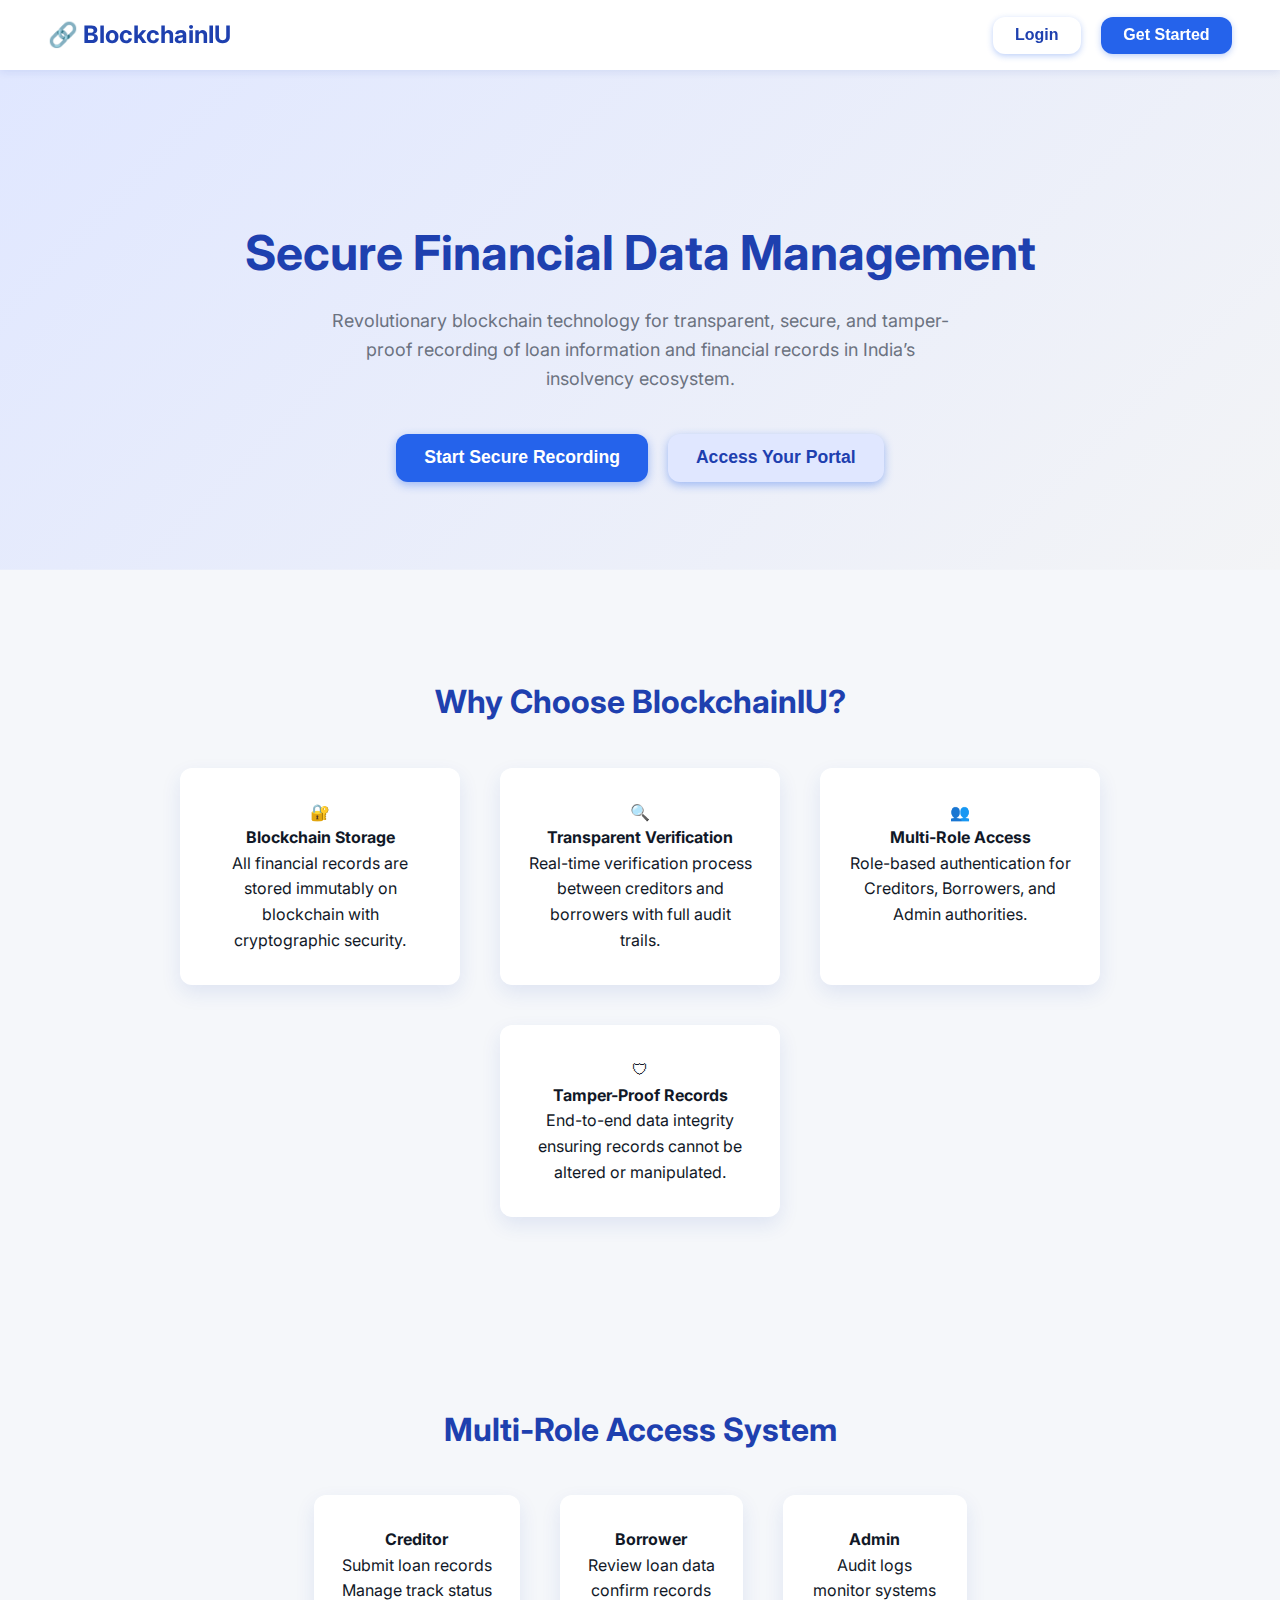
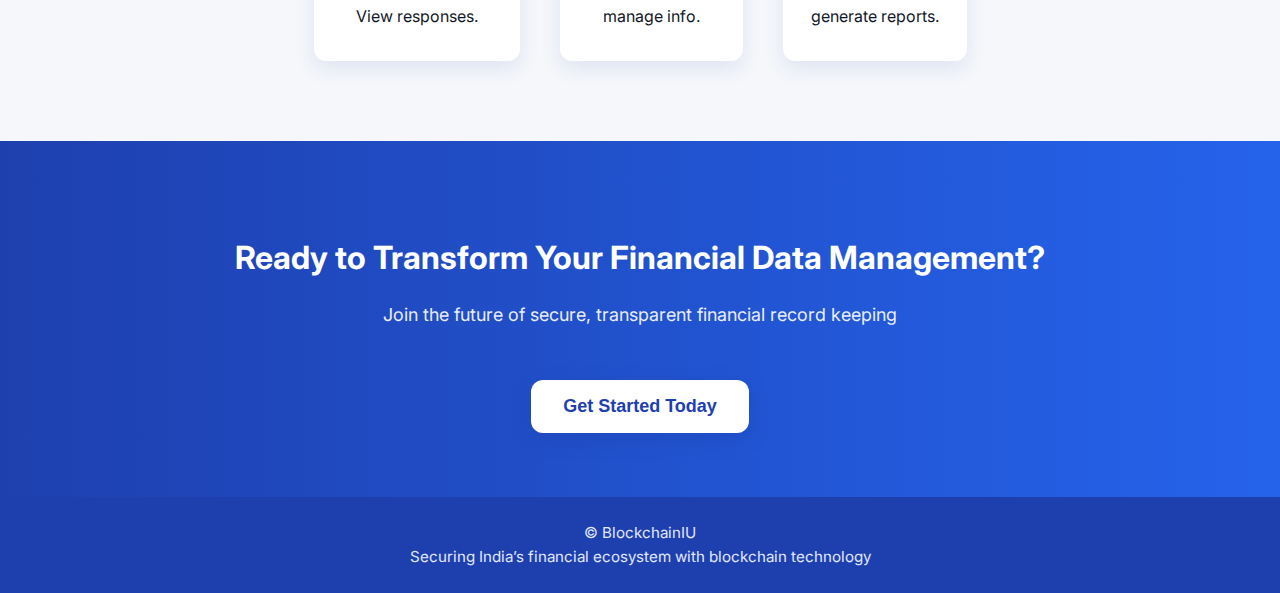
<file: index.html>
<!DOCTYPE html>
<html lang="en">
<head>
  <meta charset="UTF-8" />
  <meta name="viewport" content="width=device-width, initial-scale=1.0" />
  <title>BlockchainIU - Secure Financial Data Management</title>
  <link href="https://fonts.googleapis.com/css2?family=Inter:wght@400;600;700&display=swap" rel="stylesheet" />
  <link href="sample-css.css" rel="stylesheet" />
</head>
<body>
  <header>
    <div class="logo">🔗 BlockchainIU</div>
    <div class="nav-actions">
      <button class="login-btn" onclick="openModal('login')">Login</button>
      <button class="get-started-btn">Get Started</button>
    </div>
  </header>

  <section class="hero">
    <h1>Secure Financial Data Management</h1>
    <p>Revolutionary blockchain technology for transparent, secure, and tamper-proof recording of loan information and financial records in India’s insolvency ecosystem.</p>
    <div class="hero-buttons">
      <button class="start-recording-btn" onclick="openModal('recording')">Start Secure Recording</button>
      <button class="portal-btn">Access Your Portal</button>
    </div>
  </section>

  <section class="section">
    <h2>Why Choose BlockchainIU?</h2>
    <div class="features">
      <div class="feature">🔐<br/><strong >Blockchain Storage</strong></br>All financial records are stored immutably on blockchain with cryptographic security.</div>
      <div class="feature">🔍<br/><strong>Transparent Verification</strong></br>Real-time verification process between creditors and borrowers with full audit trails.</div>
      <div class="feature">👥<br/><strong>Multi-Role Access</strong></br>Role-based authentication for Creditors, Borrowers, and Admin authorities.</div>
      <div class="feature">🛡<br/><strong>Tamper-Proof Records</strong></br>End-to-end data integrity ensuring records cannot be altered or manipulated.</div>
    </div>
  </section>

  <section class="section">
    <h2>Multi-Role Access System</h2>
    <div class="roles">
      <div class="role"><strong>Creditor</strong><br/> Submit loan records<br> Manage track status</br> View responses.</div>
      <div class="role"><strong>Borrower</strong><br/>Review loan data</br> confirm records</br> manage info.</div>
      <div class="role"><strong>Admin</strong><br/>Audit logs </br>monitor systems</br> generate reports.</div>
    </div>
  </section>

  <section class="cta">
    <h2>Ready to Transform Your Financial Data Management?</h2>
    <p>Join the future of secure, transparent financial record keeping</p>
    <button>Get Started Today</button>
  </section>

  <footer>
    © BlockchainIU<br/>
    Securing India’s financial ecosystem with blockchain technology
  </footer>

  <div id="modalOverlay" class="modal-overlay">
    <div class="modal" id="loginModal">
      <h3>🔐 Secure Login</h3>
      <p>Access your BlockchainIU portal with your credentials</p>
      <input type="email" placeholder="your.email@company.com">
      <input type="password" placeholder="Enter your password">
      <select>
        <option>Choose your role</option>
        <option>Creditor</option>
        <option>Borrower</option>
        <option>Admin</option>
      </select>
      <div style="font-size: 0.85rem; margin-top: 0.5rem;">
        <strong>Demo Credentials:</strong><br/>
        Creditor: creditor@hdfc.com / demo123<br/>
        Borrower: borrower@reliance.com / demo123<br/>
        Admin: admin@iu.gov.in / demo123
      </div>
      <div class="modal-buttons">
        <button class="cancel-btn" onclick="closeModal()">Cancel</button>
        <button class="login-confirm">Login Securely</button>
      </div>
    </div>
    <div class="modal" id="recordingModal" style="display: none;">
      <h3>📝 Register for BlockchainIU</h3>
      <p>Create your secure account to access the blockchain information utility system</p>
    
      <div style="display: flex; gap: 0.5rem;">
        <input type="text" placeholder="First Name *" style="flex: 1;">
        <input type="text" placeholder="Last Name *" style="flex: 1;">
      </div>
    
      <input type="email" placeholder="Email Address *">
      <input type="tel" placeholder="Phone Number">
    
      <select>
        <option>Select your role *</option>
        <option>Creditor</option>
        <option>Borrower</option>
        <option>Admin</option>
      </select>
    
      <input type="text" placeholder="Organization Name *">
      <textarea placeholder="Organization Address" rows="3"></textarea>
      <input type="text" placeholder="Account/Registration Number">
      
      <select>
        <option>Select verification type</option>
        <option>Incorporation Certificate</option>
        <option>GST Registration</option>
        <option>Government License</option>
      </select>
    
      <div style="font-size: 0.85rem; background: #fff8dc; border: 1px solid #facc15; padding: 1rem; border-radius: 8px; margin-top: 1rem;">
        <strong>Important Notice:</strong><br/>
        All registrations are subject to verification. Only authorized financial institutions, corporate entities, and government authorities will be approved. Verification typically takes 24–48 hours.
      </div>
    
      <div class="modal-buttons" style="margin-top: 1rem;">
        <button class="cancel-btn" onclick="closeModal()">Cancel</button>
        <button class="login-confirm">Submit Application</button>
      </div>
    </div>
  </div>

  <script>
    function openModal(type) {
      const overlay = document.getElementById('modalOverlay');
      const loginModal = document.getElementById('loginModal');
      const recordingModal = document.getElementById('recordingModal');
  
      overlay.style.display = 'flex';
      if (type === 'recording') {
        loginModal.style.display = 'none';
        recordingModal.style.display = 'block';
      } else {
        recordingModal.style.display = 'none';
        loginModal.style.display = 'block';
      }
    }
  
    function closeModal() {
      document.getElementById('modalOverlay').style.display = 'none';
    }

    // Login logic
    document.querySelector('.login-confirm').addEventListener('click', () => {
      const email = document.querySelector('#loginModal input[type="email"]').value.trim();
      const password = document.querySelector('#loginModal input[type="password"]').value.trim();
      const roleSelect = document.querySelector('#loginModal select');
      const role = roleSelect.options[roleSelect.selectedIndex].text;

      const demoCredentials = {
        'Creditor': { email: 'creditor@hdfc.com', password: 'demo123', redirect: 'creditor-dashboard.html' },
        'Borrower': { email: 'borrower@reliance.com', password: 'demo123', redirect: 'borrower-dashboard.html' },
        'Admin': { email: 'admin@iu.gov.in', password: 'demo123', redirect: 'admin-dashboard.html' }
      };

      if (demoCredentials[role] && email === demoCredentials[role].email && password === demoCredentials[role].password) {
        // Save login state in localStorage
        localStorage.setItem('loggedInUser', JSON.stringify({ email, role }));
        window.location.href = demoCredentials[role].redirect;
      } else {
        alert('Invalid credentials or role. Please try again.');
      }
    });
  </script>
</body>
</html>
</file>
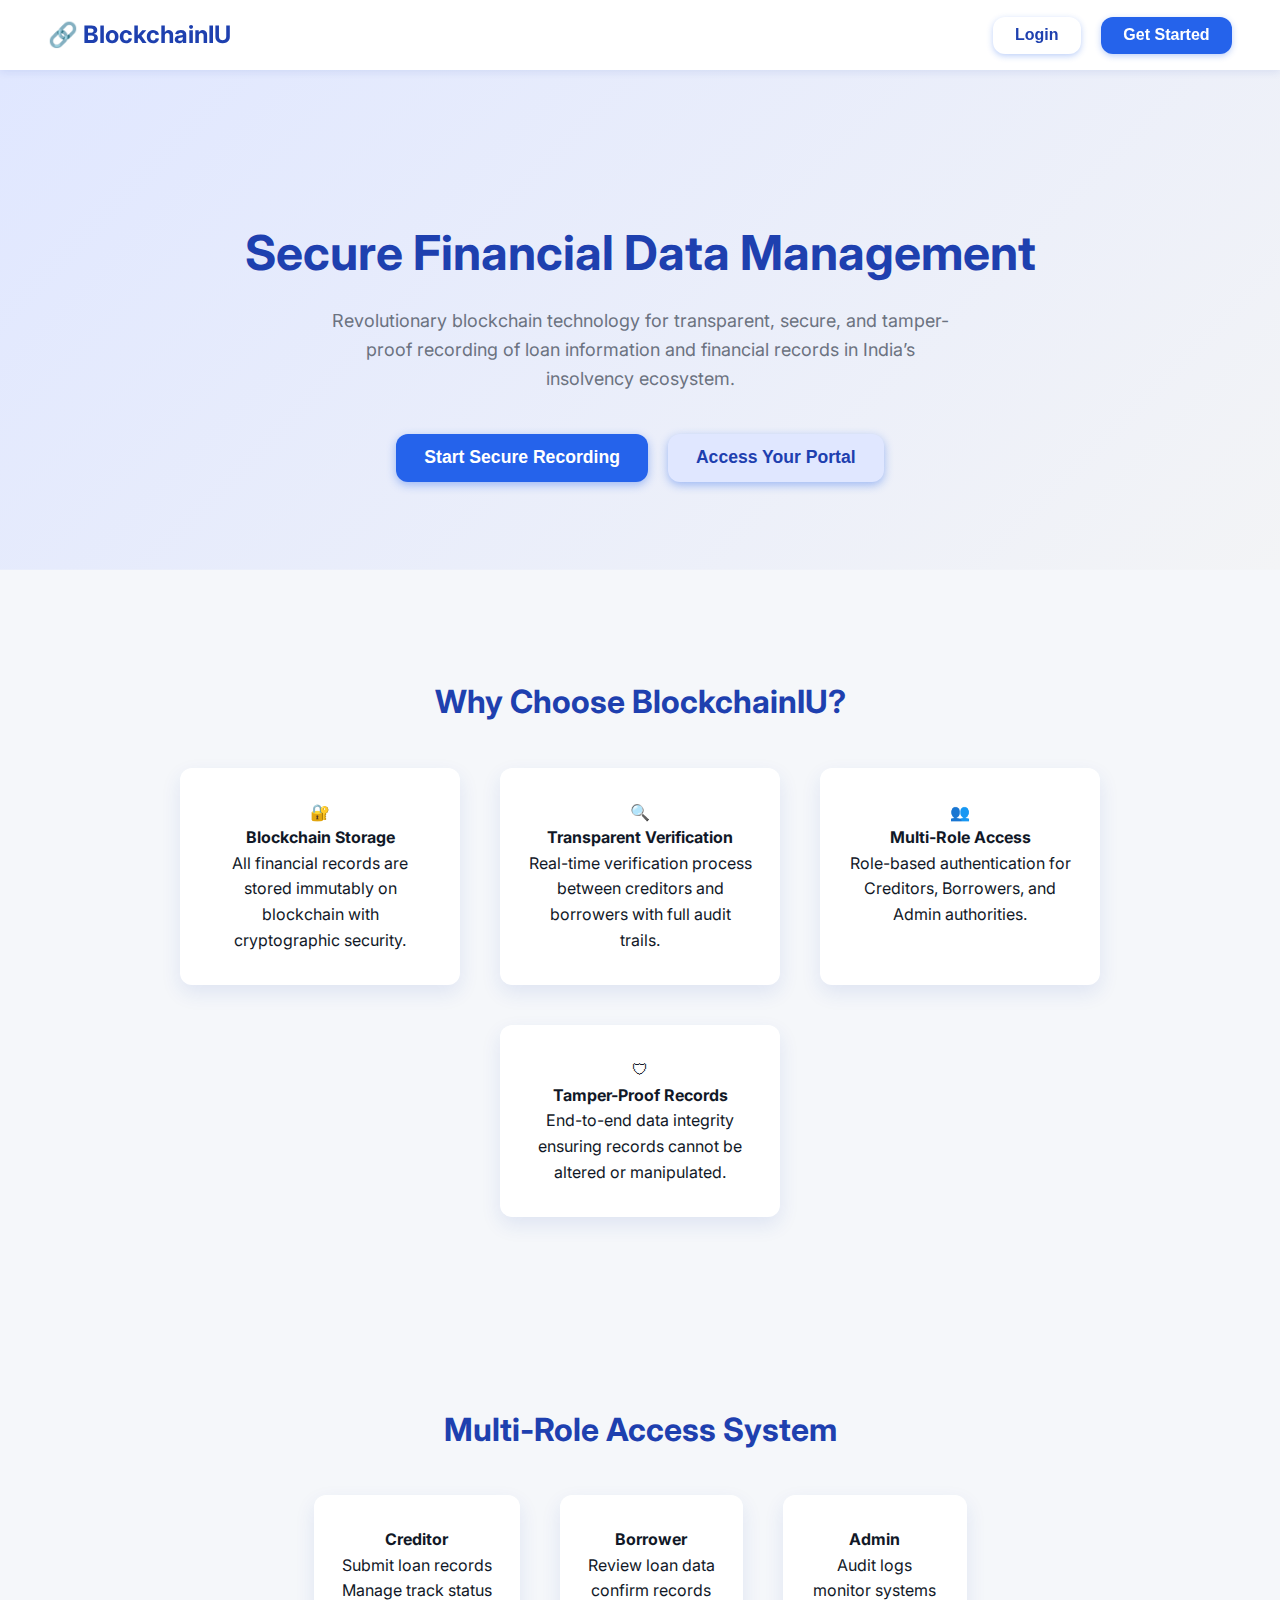
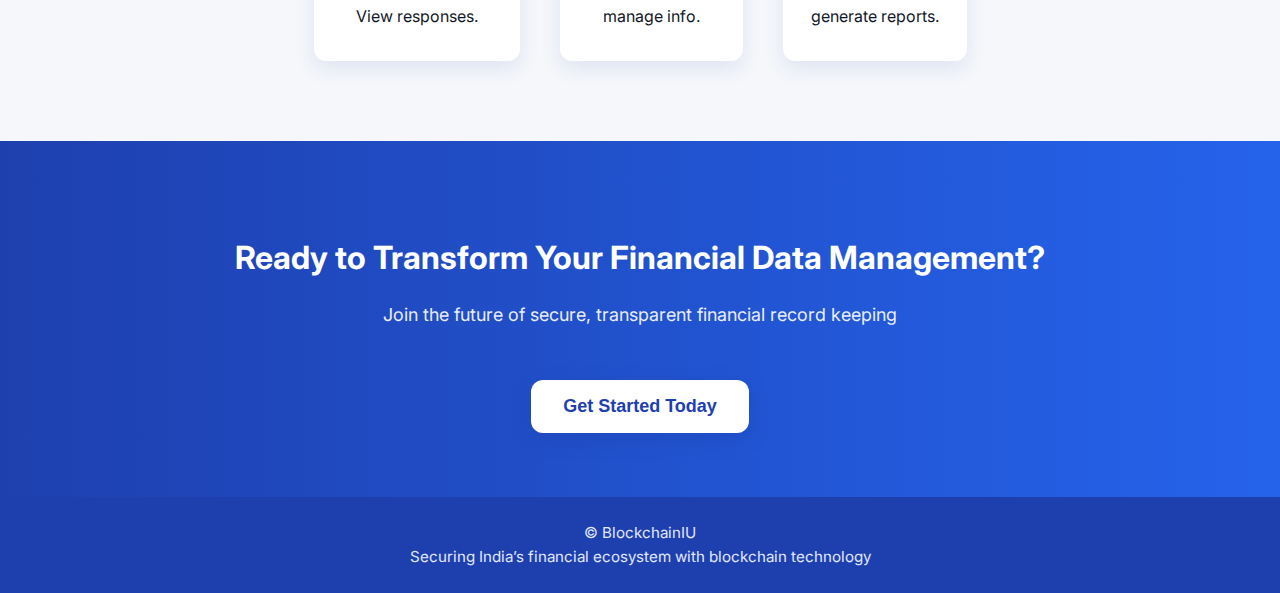
<file: admin-dashboard.html>
<!DOCTYPE html>
<html lang="en">
<head>
  <meta charset="UTF-8" />
  <meta name="viewport" content="width=device-width, initial-scale=1" />
  <title>Admin Dashboard - BlockchainIU</title>
  <link href="https://fonts.googleapis.com/css2?family=Inter:wght@400;600&display=swap" rel="stylesheet" />
  <style>
body {
  margin: 0;
  font-family: 'Inter', sans-serif;
  background-color: #f5f7fa;
  color: #111827;
  line-height: 1.6;
  font-size: 16px;
}

nav.navbar {
  background-color: #ffffff;
  box-shadow: 0 2px 8px rgba(30, 64, 175, 0.1);
  display: flex;
  justify-content: space-between;
  align-items: center;
  padding: 1rem 3rem;
  position: sticky;
  top: 0;
  z-index: 1000;
}

.logo {
  font-weight: 700;
  font-size: 1.5rem;
  color: #1e40af;
  display: flex;
  align-items: center;
  gap: 0.5rem;
  user-select: none;
}

.nav-links a {
  margin-left: 1rem;
  padding: 0.6rem 1.4rem;
  font-weight: 600;
  border-radius: 12px;
  font-size: 1rem;
  cursor: pointer;
  color: #1e40af;
  text-decoration: none;
  transition: background-color 0.3s ease, color 0.3s ease;
}

.nav-links a:hover {
  background-color: #2563eb;
  color: #fff;
  box-shadow: 0 4px 12px rgba(37, 99, 235, 0.5);
}

.container {
  max-width: 1200px;
  margin: 0 auto;
}

main.container {
  padding: 2rem 3rem;
}

h1, h2, h3 {
  font-weight: 700;
  color: #1e40af;
}

.overview-cards {
  display: grid;
  grid-template-columns: repeat(auto-fit, minmax(220px, 1fr));
  gap: 2rem;
  margin-bottom: 2.5rem;
}

.card {
  background-color: #fff;
  padding: 2rem 1.75rem;
  border-radius: 12px;
  box-shadow: 0 8px 20px rgba(30, 64, 175, 0.1);
  font-size: 1rem;
  text-align: center;
  transition: transform 0.3s ease;
}

.card:hover {
  transform: translateY(-6px);
  box-shadow: 0 12px 30px rgba(30, 64, 175, 0.2);
}

.card h3 {
  margin-top: 0;
  margin-bottom: 0.75rem;
  color: #1e40af;
}

.card-number {
  font-size: 2.25rem;
  font-weight: 700;
  margin: 0.25rem 0 0.75rem;
  color: #2563eb;
}

.dashboard-tabs {
  display: flex;
  gap: 1rem;
  margin-bottom: 2rem;
}

.dashboard-tabs .tab {
  padding: 0.75rem 1.5rem;
  border: none;
  background-color: #e0e7ff;
  border-radius: 12px;
  cursor: pointer;
  font-weight: 600;
  color: #1e40af;
  transition: background-color 0.3s ease, color 0.3s ease;
}

.dashboard-tabs .tab:hover {
  background-color: #c7d2fe;
}

.dashboard-tabs .tab.active {
  background-color: #2563eb;
  color: #fff;
  box-shadow: 0 6px 18px rgba(37, 99, 235, 0.5);
}

.dashboard-content > div {
  display: none;
}

.dashboard-content > div.active {
  display: block;
}

.recent-activity ul {
  list-style: none;
  padding-left: 0;
}

.recent-activity li {
  background-color: #fff;
  padding: 1rem 1.25rem;
  margin-bottom: 1rem;
  border-radius: 12px;
  box-shadow: 0 1px 4px rgba(0,0,0,0.1);
  transition: box-shadow 0.3s ease;
}

.recent-activity li:hover {
  box-shadow: 0 4px 12px rgba(30, 64, 175, 0.2);
}

.status {
  padding: 0.4rem 0.8rem;
  border-radius: 12px;
  font-size: 0.85rem;
  font-weight: 700;
  display: inline-block;
  margin-left: 0.5rem;
}

.status.pending {
  background-color: #fef3c7;
  color: #92400e;
}

.status.confirmed {
  background-color: #d1fae5;
  color: #065f46;
}

.status.rejected {
  background-color: #fee2e2;
  color: #991b1b;
}

.alert {
  padding: 1rem 1.25rem;
  border-radius: 12px;
  margin-bottom: 1rem;
  box-shadow: 0 1px 4px rgba(0,0,0,0.1);
}

.alert-warning {
  background-color: #fef3c7;
  color: #92400e;
}

.alert-success {
  background-color: #d1fae5;
  color: #065f46;
}

.alert-info {
  background-color: #dbeafe;
  color: #1e40af;
}

.all-records, .analytics, .reports {
  background-color: #fff;
  padding: 1.5rem;
  border-radius: 12px;
  box-shadow: 0 1px 4px rgba(0,0,0,0.1);
  min-height: 200px;
}
  </style>
</head>
<body>
  
  <nav class="navbar">
    <div class="container nav-container">
      <div class="logo"><strong>🔗 BlockchainIU</strong></div>
    
    <button id="logoutBtn" style="position: absolute; top: 1rem; right: 1rem; padding: 0.5rem 1rem; border: none; border-radius: 8px; background: #2563eb; color: white; cursor: pointer;">Logout</button>
      </div>
    </div>
  </nav>

  <main class="container dashboard-container">
    <h1>Admin Dashboard</h1>
    <p>Information Utility Authority - Monitor and audit blockchain records</p>

    <section class="overview-cards">
      <div class="card">
        <h3>Total Records</h3>
        <p class="card-number">5</p>
        <p>On blockchain</p>
      </div>
      <div class="card">
        <h3>Pending Review</h3>
        <p class="card-number">2</p>
        <p>Awaiting confirmation</p>
      </div>
      <div class="card">
        <h3>Verified Records</h3>
        <p class="card-number">2</p>
        <p>Successfully confirmed</p>
      </div>
      <div class="card">
        <h3>System Health</h3>
        <p class="card-number">99.9%</p>
        <p>Blockchain uptime</p>
      </div>
    </section>

    <section class="dashboard-tabs">
      <button class="tab active" data-tab="overview">Overview</button>
      <button class="tab" data-tab="all-records">All Records</button>
      <button class="tab" data-tab="analytics">Analytics</button>
      <button class="tab" data-tab="reports">Reports</button>
    </section>

    <section class="dashboard-content">
      <div id="overview" class="active">
        <div class="recent-activity">
          <h2>Recent Activity</h2>
          <ul>
            <li>
              <strong>HDFC Bank Ltd → Reliance Capital Ltd</strong><br />
              ₹500 Crore • 2024-01-15
              <span class="status pending">Pending Confirmation</span>
            </li>
            <li>
              <strong>HDFC Bank Ltd → Jet Airways India Ltd</strong><br />
              ₹250 Crore • 2024-01-10
              <span class="status confirmed">Confirmed</span>
            </li>
            <li>
              <strong>Axis Bank Ltd → Videocon Industries Ltd</strong><br />
              ₹800 Crore • 2024-01-08
              <span class="status rejected">Rejected</span>
            </li>
            <li>
              <strong>State Bank of India → Reliance Capital Ltd</strong><br />
              ₹250 Crore • 2024-01-18
              <span class="status pending">Pending Confirmation</span>
            </li>
            <li>
              <strong>ICICI Bank Ltd → Reliance Capital Ltd</strong><br />
              ₹180 Crore • 2024-01-11
              <span class="status confirmed">Confirmed</span>
            </li>
          </ul>
        </div>

        <div class="system-alerts">
          <h2>System Alerts</h2>
          <div class="alert alert-warning">
            <strong>High Volume Alert</strong><br />
            15 records pending review
          </div>
          <div class="alert alert-success">
            <strong>Security Status: Normal</strong><br />
            All systems operational
          </div>
          <div class="alert alert-info">
            <strong>Monthly Growth</strong><br />
            25% increase in submissions
          </div>
        </div>
      </div>

      <div id="all-records" class="all-records" style="background: white; border-radius: 12px; padding: 1.5rem; box-shadow: 0 1px 4px rgba(0,0,0,0.1);">
        <h2>Blockchain Records Audit</h2>
        <p>Search and filter all loan records on the blockchain</p>
        <div style="display: flex; gap: 1rem; flex-wrap: wrap; margin-bottom: 1rem;">
          <input type="text" placeholder="Search by creditor, borrower, or transaction ID..." style="flex: 1; padding: 0.5rem 1rem; border-radius: 8px; border: 1px solid #ccc; font-size: 0.95rem;" />
          <select style="padding: 0.5rem 1rem; border-radius: 8px; border: 1px solid #ccc; font-size: 0.95rem;">
            <option>All Status</option>
            <option>Pending Confirmation</option>
            <option>Confirmed</option>
            <option>Rejected</option>
          </select>
          <select style="padding: 0.5rem 1rem; border-radius: 8px; border: 1px solid #ccc; font-size: 0.95rem;">
            <option>Last 30 days</option>
            <option>Last 60 days</option>
            <option>Last 90 days</option>
          </select>
          <button style="padding: 0.5rem 1rem; border-radius: 8px; border: none; background: #2563eb; color: white; font-weight: 600; cursor: pointer;">Export Data</button>
        </div>
      <div>
        <table style="width: 100%; border-collapse: collapse; font-size: 0.95rem;">
          <thead>
            <tr style="background-color: #e0e7ff; color: #1e40af; text-align: left;">
              <th style="padding: 0.75rem 1rem;">Creditor → Borrower</th>
              <th style="padding: 0.75rem 1rem;">Amount</th>
              <th style="padding: 0.75rem 1rem;">Submitted</th>
              <th style="padding: 0.75rem 1rem;">Type</th>
              <th style="padding: 0.75rem 1rem;">Blockchain Hash</th>
              <th style="padding: 0.75rem 1rem;">Status</th>
              <th style="padding: 0.75rem 1rem;">Action</th>
            </tr>
          </thead>
          <tbody>
            <tr style="border-bottom: 1px solid #e5e7eb;">
              <td style="padding: 0.75rem 1rem; font-weight: 700;">HDFC Bank Ltd → Reliance Capital Ltd<br/><small>Transaction ID: TXN001</small></td>
              <td style="padding: 0.75rem 1rem;">₹500 Crore</td>
              <td style="padding: 0.75rem 1rem;">2024-01-15</td>
              <td style="padding: 0.75rem 1rem;">Loan Record</td>
              <td style="padding: 0.75rem 1rem;"><a href="#">0x1a2b3c4d...</a></td>
              <td style="padding: 0.75rem 1rem;"><span style="background-color: #fef3c7; color: #92400e; padding: 0.3rem 0.6rem; border-radius: 12px; font-weight: 700;">Pending Confirmation</span></td>
              <td style="padding: 0.75rem 1rem;"><button class="view-details-btn">Audit Details</button></td>
            </tr>
            <tr style="border-bottom: 1px solid #e5e7eb;">
              <td style="padding: 0.75rem 1rem; font-weight: 700;">HDFC Bank Ltd → Jet Airways India Ltd<br/><small>Transaction ID: TXN002</small></td>
              <td style="padding: 0.75rem 1rem;">₹250 Crore</td>
              <td style="padding: 0.75rem 1rem;">2024-01-10</td>
              <td style="padding: 0.75rem 1rem;">Loan Record</td>
              <td style="padding: 0.75rem 1rem;"><a href="#">0x2b3c4d5e...</a></td>
              <td style="padding: 0.75rem 1rem;"><span style="background-color: #d1fae5; color: #065f46; padding: 0.3rem 0.6rem; border-radius: 12px; font-weight: 700;">Confirmed</span></td>
              <td style="padding: 0.75rem 1rem;"><button class="view-details-btn">Audit Details</button></td>
            </tr>
            <tr style="border-bottom: 1px solid #e5e7eb;">
              <td style="padding: 0.75rem 1rem; font-weight: 700;">Axis Bank Ltd → Videocon Industries Ltd<br/><small>Transaction ID: TXN003</small></td>
              <td style="padding: 0.75rem 1rem;">₹800 Crore</td>
              <td style="padding: 0.75rem 1rem;">2024-01-08</td>
              <td style="padding: 0.75rem 1rem;">Loan Record</td>
              <td style="padding: 0.75rem 1rem;"><a href="#">0x3c4d5e6f...</a></td>
              <td style="padding: 0.75rem 1rem;"><span style="background-color: #fee2e2; color: #991b1b; padding: 0.3rem 0.6rem; border-radius: 12px; font-weight: 700;">Rejected</span></td>
              <td style="padding: 0.75rem 1rem;"><button class="view-details-btn">Audit Details</button></td>
            </tr>
            <tr style="border-bottom: 1px solid #e5e7eb;">
              <td style="padding: 0.75rem 1rem; font-weight: 700;">State Bank of India → Reliance Capital Ltd<br/><small>Transaction ID: TXN004</small></td>
              <td style="padding: 0.75rem 1rem;">₹250 Crore</td>
              <td style="padding: 0.75rem 1rem;">2024-01-18</td>
              <td style="padding: 0.75rem 1rem;">Loan Record</td>
              <td style="padding: 0.75rem 1rem;"><a href="#">0x4d5e6f78...</a></td>
              <td style="padding: 0.75rem 1rem;"><span style="background-color: #fef3c7; color: #92400e; padding: 0.3rem 0.6rem; border-radius: 12px; font-weight: 700;">Pending Confirmation</span></td>
              <td style="padding: 0.75rem 1rem;"><button class="view-details-btn">Audit Details</button></td>
            </tr>
            <tr>
              <td style="padding: 0.75rem 1rem; font-weight: 700;">ICICI Bank Ltd → Reliance Capital Ltd<br/><small>Transaction ID: TXN005</small></td>
              <td style="padding: 0.75rem 1rem;">₹180 Crore</td>
              <td style="padding: 0.75rem 1rem;">2024-01-11</td>
              <td style="padding: 0.75rem 1rem;">Loan Record</td>
              <td style="padding: 0.75rem 1rem;"><a href="#">0x5e6f7890...</a></td>
              <td style="padding: 0.75rem 1rem;"><span style="background-color: #d1fae5; color: #065f46; padding: 0.3rem 0.6rem; border-radius: 12px; font-weight: 700;">Confirmed</span></td>
              <td style="padding: 0.75rem 1rem;"><button class="view-details-btn">Audit Details</button></td>
            </tr>
            <tr>
              <td style="padding: 0.75rem 1rem; font-weight: 700;">Axis Bank Ltd → Videocon Industries Ltd<br/><small>Transaction ID: TXN003</small></td>
              <td style="padding: 0.75rem 1rem;">₹800 Crore</td>
              <td style="padding: 0.75rem 1rem;">2024-01-08</td>
              <td style="padding: 0.75rem 1rem;">Loan Record</td>
              <td style="padding: 0.75rem 1rem;"><a href="#">0x3c4d5e6f...</a></td>
              <td style="padding: 0.75rem 1rem;"><span style="background-color: #d1fae5; color: #065f46; padding: 0.3rem 0.6rem; border-radius: 12px; font-weight: 700;">Rejected</span></td>
              <td style="padding: 0.75rem 1rem;"><button class="view-details-btn">Audit Details</button></td>
            </tr>
            <tr>
              <td style="padding: 0.75rem 1rem; font-weight: 700;">State Bank of India → Reliance Capital Ltd<br/><small>Transaction ID: TXN004</small></td>
              <td style="padding: 0.75rem 1rem;">₹250 Crore</td>
              <td style="padding: 0.75rem 1rem;">2024-01-08</td>
              <td style="padding: 0.75rem 1rem;">Loan Record</td>
              <td style="padding: 0.75rem 1rem;"><a href="#">0x4d5e6f78...</a></td>
              <td style="padding: 0.75rem 1rem;"><span style="background-color: #d1fae5; color: #065f46; padding: 0.3rem 0.6rem; border-radius: 12px; font-weight: 700;">Pending Confirmation</span></td>
              <td style="padding: 0.75rem 1rem;"><button class="view-details-btn">Audit Details</button></td>
            </tr>
            <tr>
              <td style="padding: 0.75rem 1rem; font-weight: 700;">ICICI Bank Ltd → Reliance Capital Ltd<br/><small>Transaction ID: TXN005</small></td>
              <td style="padding: 0.75rem 1rem;">₹180 Crore</td>
              <td style="padding: 0.75rem 1rem;">2024-01-11</td>
              <td style="padding: 0.75rem 1rem;">Loan Record</td>
              <td style="padding: 0.75rem 1rem;"><a href="#">0x5e6f7890...</a></td>
              <td style="padding: 0.75rem 1rem;"><span style="background-color: #d1fae5; color: #065f46; padding: 0.3rem 0.6rem; border-radius: 12px; font-weight: 700;">Confirmed</span></td>
              <td style="padding: 0.75rem 1rem;"><button class="view-details-btn">Audit Details</button></td>
            </tr>

          </tbody>
        </table>
      </div>
      </div>
      <div id="analytics" class="analytics">
        <div style="display: flex; gap: 1rem; flex-wrap: wrap;">
          <div style="flex: 1; min-width: 300px;">
            <h2>Transaction Volume</h2>
            <p>Monthly transaction trends</p>
            <div style="background: #fff; border: 2px dashed #ccc; border-radius: 12px; height: 200px; display: flex; align-items: center; justify-content: center; color: #999; font-weight: 600;">
              Analytics charts would be rendered here
            </div>
          </div>
          <div style="flex: 1; min-width: 300px;">
            <h2>Institution Performance</h2>
            <p>Creditor and borrower activity</p>
            <div style="background: #fff; border-radius: 12px; padding: 1rem; box-shadow: 0 1px 4px rgba(0,0,0,0.1);">
              <div style="display: flex; justify-content: space-between; margin-bottom: 0.5rem;">
                <span>HDFC Bank Ltd</span>
                <span style="background: #28a745; color: white; border-radius: 12px; padding: 0 8px; font-size: 0.85rem;">Active</span>
              </div>
              <div style="display: flex; justify-content: space-between; margin-bottom: 0.5rem;">
                <span>State Bank of India</span>
                <span style="background: #28a745; color: white; border-radius: 12px; padding: 0 8px; font-size: 0.85rem;">Active</span>
              </div>
              <div style="display: flex; justify-content: space-between;">
                <span>Reliance Capital Ltd</span>
                <span style="background: #28a745; color: white; border-radius: 12px; padding: 0 8px; font-size: 0.85rem;">Responsive</span>
              </div>
            </div>
          </div>
        </div>
      </div>

      <div id="reports" class="reports">
        <h2>Generate Compliance Report</h2>
        <p>Create regulatory reports for authorities</p>
        <form>
          <label for="report-type">Report Type</label>
          <select id="report-type" name="report-type" style="width: 100%; padding: 0.5rem; border-radius: 8px; border: 1px solid #ccc; margin-bottom: 1rem;">
            <option>Monthly Summary</option>
            <option>Quarterly Summary</option>
            <option>Annual Summary</option>
          </select>
          <fieldset style="margin-bottom: 1rem;">
            <legend>Include Data</legend>
            <label><input type="checkbox" checked /> Verified Records</label><br />
            <label><input type="checkbox" checked /> Pending Records</label><br />
            <label><input type="checkbox" /> Rejected Records</label>
          </fieldset>
          <button type="submit" style="background: #2563eb; color: white; padding: 0.75rem 1.5rem; border: none; border-radius: 8px; font-weight: 600; cursor: pointer;">Generate Report</button>
        </form>
        <h2>System Health Report</h2>
        <p>Blockchain and system performance metrics</p>
        <div style="background: #fff; border-radius: 12px; padding: 1rem; box-shadow: 0 1px 4px rgba(0,0,0,0.1);">
          <div style="display: flex; justify-content: space-between; margin-bottom: 0.5rem;">
            <span>Blockchain Integrity</span>
            <span style="background: #28a745; color: white; border-radius: 12px; padding: 0 8px; font-size: 0.85rem;">100%</span>
          </div>
          <div style="display: flex; justify-content: space-between; margin-bottom: 0.5rem;">
            <span>Network Uptime</span>
            <span style="background: #28a745; color: white; border-radius: 12px; padding: 0 8px; font-size: 0.85rem;">99.9%</span>
          </div>
          <div style="display: flex; justify-content: space-between; margin-bottom: 0.5rem;">
            <span>Transaction Success Rate</span>
            <span style="background: #28a745; color: white; border-radius: 12px; padding: 0 8px; font-size: 0.85rem;">99.7%</span>
          </div>
          <div style="display: flex; justify-content: space-between;">
            <span>Average Response Time</span>
            <span style="background: #e2e6ea; border-radius: 12px; padding: 0 8px; font-size: 0.85rem;">2.3s</span>
          </div>
          <button id="downloadReportBtn" style="margin-top: 1rem; width: 100%; padding: 0.5rem; border-radius: 8px; border: none; background: #2563eb; color: white; cursor: pointer;">Download System Report</button>
        </div>
      </div>
    </section>
  </main>

  <script>
    const tabs = document.querySelectorAll('.dashboard-tabs .tab');
    const contents = document.querySelectorAll('.dashboard-content > div');

    tabs.forEach(tab => {
      tab.addEventListener('click', () => {
        tabs.forEach(t => t.classList.remove('active'));
        tab.classList.add('active');

        const target = tab.getAttribute('data-tab');
        contents.forEach(content => {
          if (content.id === target) {
            content.classList.add('active');
          } else {
            content.classList.remove('active');
          }
        });
      });
    });

    // Check login state and role
    const loggedInUser = JSON.parse(localStorage.getItem('loggedInUser'));
    if (!loggedInUser || loggedInUser.role !== 'Admin') {
      alert('Unauthorized access. Please login as Admin.');
      window.location.href = 'index.html';
    }

    // Logout button
    const logoutBtn = document.getElementById('logoutBtn');
    logoutBtn.addEventListener('click', () => {
      localStorage.removeItem('loggedInUser');
      window.location.href = 'index.html';
    });
  </script>
</body>
</html>
</file>
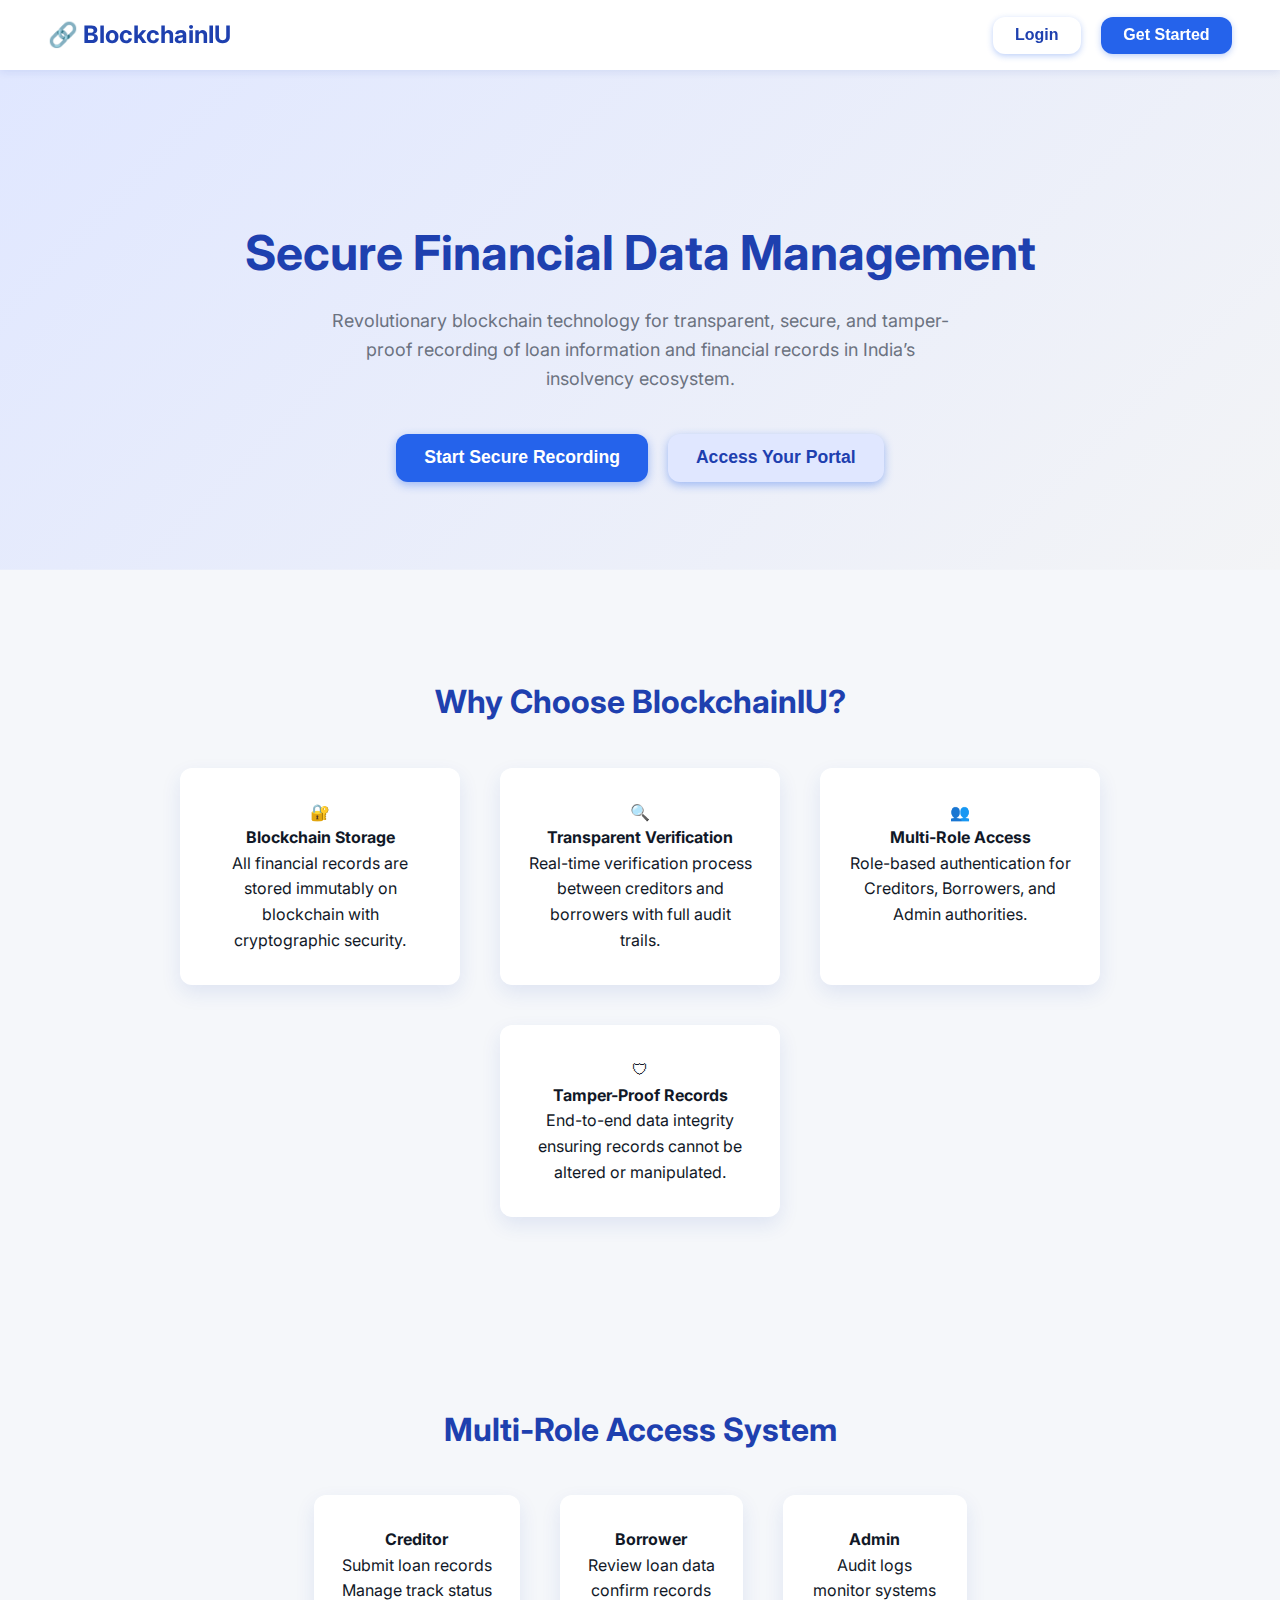
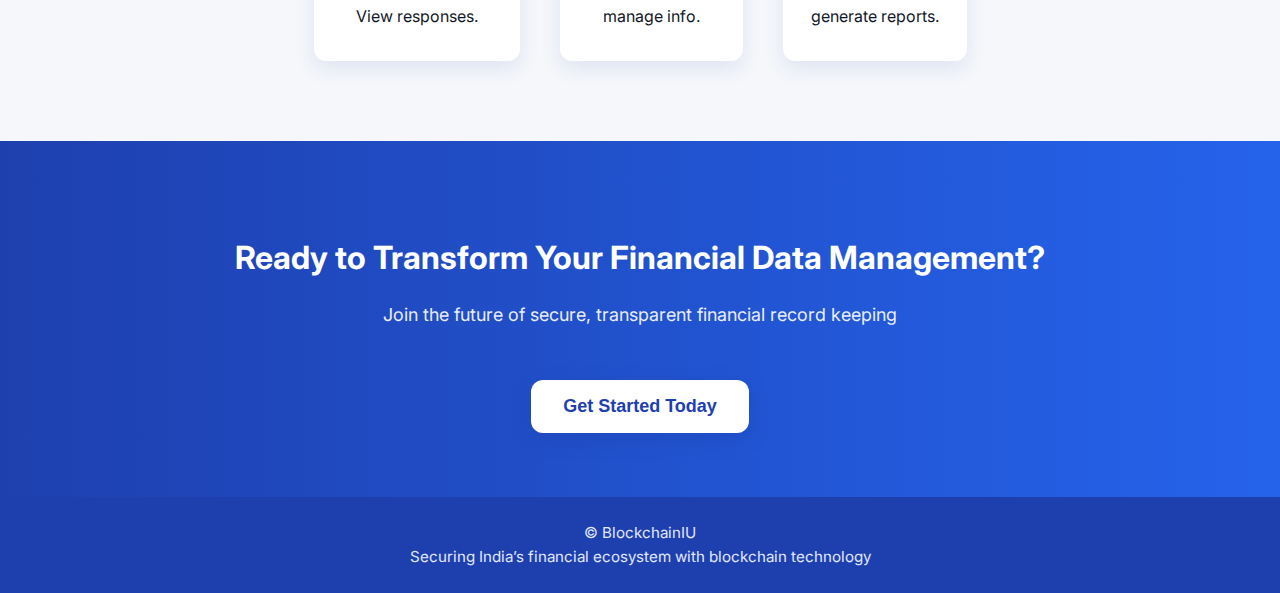
<file: borrower-dashboard.html>
<!DOCTYPE html>
<html lang="en">
<head>
  <meta charset="UTF-8" />
  <meta name="viewport" content="width=device-width, initial-scale=1" />
  <title>Borrower Dashboard - BlockchainIU</title>
  <link href="https://fonts.googleapis.com/css2?family=Inter:wght@400;600&display=swap" rel="stylesheet" />
  <style>
    body {
      margin: 0;
      font-family: 'Inter', sans-serif;
      background: #f9fafc;
      color: #1a1a1a;
      line-height: 1.6;
    }
    nav.navbar {
      background: #fff;
      display: flex;
      justify-content: space-between;
      align-items: center;
      padding: 1rem 2rem;
      border-bottom: 1px solid #e2e8f0;
      position: sticky;
      top: 0;
      z-index: 1000;
    }
    .logo {
      font-weight: 700;
      font-size: 1.3rem;
      display: flex;
      align-items: center;
      gap: 0.5rem;
    }
    .nav-links a {
      margin-left: 1rem;
      padding: 0.5rem 1.2rem;
      font-weight: 600;
      border: none;
      border-radius: 8px;
      font-size: 0.95rem;
      cursor: pointer;
      color: #1a1a1a;
      text-decoration: none;
      transition: background 0.2s ease;
    }
    .nav-links a:hover {
      background: #e2e8f0;
    }
    .container {
      max-width: 1200px;
      margin: 0 auto;
    }
    main.container {
      padding: 2rem;
    }
    h1, h2, h3 {
      font-weight: 700;
      color: #1a1a1a;
    }
    .overview-cards {
      display: grid;
      grid-template-columns: repeat(auto-fit, minmax(220px, 1fr));
      gap: 1.5rem;
      margin-bottom: 2rem;
    }
    .card {
      background: #fff;
      padding: 1.5rem 1.25rem;
      border-radius: 16px;
      box-shadow: 0 6px 16px rgba(0, 0, 0, 0.06);
      font-size: 0.95rem;
      text-align: center;
    }
    .card h3 {
      margin-top: 0;
      margin-bottom: 0.5rem;
    }
    .card-number {
      font-size: 2rem;
      font-weight: 700;
      margin: 0.25rem 0 0.5rem;
      color: #2563eb;
    }
    .status {
      padding: 5px 10px;
      border-radius: 12px;
      font-size: 12px;
      font-weight: bold;
      display: inline-block;
      margin-bottom: 10px;
    }
    .status.pending-review { background-color: #ffeeba; color: #856404; }
    .status.confirmed { background-color: #d4edda; color: #155724; }
    .status.rejected { background-color: #f8d7da; color: #721c24; }
    .dashboard-tabs {
      display: flex;
      gap: 10px;
      margin-bottom: 20px;
    }
    .dashboard-tabs .tab {
      padding: 10px 20px;
      border: none;
      background: #e2e6ea;
      border-radius: 8px;
      cursor: pointer;
      font-weight: 600;
      color: #1c62a0;
      transition: background 0.2s ease;
    }
    .dashboard-tabs .tab:hover {
      background: #d1d5db;
    }
    .dashboard-tabs .tab.active {
      background: #2563eb;
      color: white;
    }
    .loan-record {
      border: 1px solid #e2e6ea;
      border-radius: 12px;
      padding: 20px;
      margin-bottom: 20px;
      background: white;
      box-shadow: 0 1px 4px rgba(0,0,0,0.1);
    }
    .action-buttons {
      margin-top: 15px;
      display: flex;
      gap: 10px;
    }
    .btn {
      padding: 12px 20px;
      border: none;
      border-radius: 8px;
      font-weight: 600;
      cursor: pointer;
      color: white;
      transition: background 0.2s ease;
    }
    .btn-danger {
      background-color: #dc3545;
    }
    .btn-danger:hover {
      background-color: #b02a37;
    }
    .btn-success {
      background-color: #28a745;
    }
    .btn-success:hover {
      background-color: #1e7e34;
    }
  </style>
</head>
<body>
  <nav class="navbar">
    <div class="container nav-container">
      <div class="logo"><strong>🔗 BlockchainIU</strong></div>
    <button id="logoutBtn" style="position: absolute; top: 1rem; right: 1rem; padding: 0.5rem 1rem; border: none; border-radius: 8px; background: #2563eb; color: white; cursor: pointer;">Logout</button>
      </div>
  </nav>

  <main class="container dashboard-container">
    <h1>Borrower Dashboard</h1>
    <p>Reliance Capital Ltd - Review and manage submitted loan records</p>

    <section class="overview-cards">
      <div class="card">
        <h3>Pending Review</h3>
        <p class="card-number">2</p>
        <p>Requires your attention</p>
      </div>
      <div class="card">
        <h3>Confirmed</h3>
        <p class="card-number">2</p>
        <p>Successfully verified</p>
      </div>
      <div class="card">
        <h3>Rejected</h3>
        <p class="card-number">1</p>
        <p>Disputed records</p>
      </div>
      <div class="card">
        <h3>Total Exposure</h3>
        <p class="card-number">₹1.2K Cr</p>
        <p>Across all creditors</p>
      </div>
    </section>

  <style>
    .status {
      padding: 5px 10px;
      border-radius: 12px;
      font-size: 12px;
      font-weight: bold;
      display: inline-block;
      margin-bottom: 10px;
    }
    .status.pending-review { background-color: #ffeeba; color: #856404; }
    .status.confirmed { background-color: #d4edda; color: #155724; }
    .status.rejected { background-color: #f8d7da; color: #721c24; }
    .dashboard-tabs {
      display: flex;
      gap: 10px;
      margin-bottom: 20px;
    }
    .dashboard-tabs .tab {
      padding: 10px 20px;
      border: none;
      background: #e2e6ea;
      border-radius: 8px;
      cursor: pointer;
      font-weight: 600;
      color: #6c757d;
    }
    .dashboard-tabs .tab.active {
      background: #007bff;
      color: white;
    }
    .loan-record {
      border: 1px solid #e2e6ea;
      border-radius: 12px;
      padding: 20px;
      margin-bottom: 20px;
      background: white;
    }
    .action-buttons {
      margin-top: 15px;
      display: flex;
      gap: 10px;
    }
    .btn {
      padding: 12px 20px;
      border: none;
      border-radius: 8px;
      font-weight: 600;
      cursor: pointer;
      color: white;
    }
    .btn-danger {
      background-color: #dc3545;
    }
    .btn-success {
      background-color: #28a745;
    }
  </style>

  <section class="dashboard-tabs">
    <button class="tab active" data-tab="pending-review">Pending Review (2)</button>
    <button class="tab" data-tab="confirmed">Confirmed (2)</button>
    <button class="tab" data-tab="rejected">Rejected (1)</button>
  </section>

  <section class="dashboard-content">
    <!-- Pending Review Records -->
    <div class="loan-record" data-status="pending-review">
      <h2>HDFC Bank Ltd</h2>
      <p>Transaction ID: TXN004</p>
      <p>Submitted Date: 2024-01-15</p>
      <p>Review Deadline: 2024-01-29</p>
      <p>Loan Period: 2023-06-15 to 2025-06-15</p>
      <p>Current Status: Active</p>
      <span class="status pending-review">Review Required</span>
      <p>Asset Records: Prime commercial properties in Mumbai and Delhi, machinery worth ₹200 Cr</p>
      <p>Balance Sheet Summary: Total Assets: ₹1200 Cr, Liabilities: ₹800 Cr, Equity: ₹400 Cr</p>
      <p>Existing Liabilities: Term loan from SBI: ₹300 Cr, Working capital from ICICI: ₹150 Cr</p>
      <div class="action-buttons">
        <button class="btn btn-danger">Reject Record</button>
        <button class="btn btn-success">Confirm Record</button>
      </div>
    </div>

    <div class="loan-record" data-status="pending-review">
      <h2>State Bank of India</h2>
      <p>Transaction ID: TXN005</p>
      <p>Submitted Date: 2024-01-18</p>
      <p>Review Deadline: 2024-02-01</p>
      <p>Loan Period: 2023-09-01 to 2026-09-01</p>
      <p>Current Status: Restructured</p>
      <span class="status pending-review">Review Required</span>
      <p>Asset Records: Manufacturing units in Gujarat, inventory worth ₹100 Cr</p>
      <p>Balance Sheet Summary: Total Assets: ₹800 Cr, Liabilities: ₹600 Cr, Equity: ₹200 Cr</p>
      <p>Existing Liabilities: Housing loan from HDFC: ₹80 Cr, Equipment financing: ₹120 Cr</p>
      <div class="action-buttons">
        <button class="btn btn-danger">Reject Record</button>
        <button class="btn btn-success">Confirm Record</button>
      </div>
    </div>

    <!-- Confirmed Records -->
    <div class="confirmed-section" style="display:none;">
      <h3>Confirmed Loan Records</h3>
      <p>Records you have confirmed and verified</p>
      <div class="loan-item" data-status="confirmed">
        <div>
          <strong>HDFC Bank Ltd</strong><br/>
          Transaction ID: TXN002<br/>
          Amount <strong>₹300 Crore</strong><br/>
          Submitted <strong>2024-01-10</strong><br/>
          Confirmed <strong>2024-01-12</strong>
        </div>
        <div>
          <span class="status confirmed">Confirmed</span><br/>
          <button class="view-details-btn"style="background-color: #2563eb; color: white; border: none; padding: 0.4rem 0.9rem; border-radius: 12px; font-weight: 600; cursor: pointer; transition: background-color 0.3s ease;">View Details</button>
        </div>
      </div>
      <div class="loan-item" data-status="confirmed">
        <div>
          <strong>ICICI Bank Ltd</strong><br/>
          Transaction ID: TXN006<br/>
          Amount <strong>₹180 Crore</strong><br/>
          Submitted <strong>2024-01-11</strong><br/>
          Confirmed <strong>2024-01-14</strong>
        </div>
        <div>
          <span class="status confirmed">Confirmed</span><br/>
          <button class="view-details-btn"style="background-color: #2563eb; color: white; border: none; padding: 0.4rem 0.9rem; border-radius: 12px; font-weight: 600; cursor: pointer; transition: background-color 0.3s ease;">View Details</button>
        </div>
      </div>
    </div>

    <!-- Rejected Records -->
    <div class="rejected-section" style="display:none;">
      <h3>Rejected Loan Records</h3>
      <p>Records you have disputed or rejected</p>
      <div class="loan-item" data-status="rejected">
        <div>
          <strong>Axis Bank Ltd</strong><br/>
          Transaction ID: TXN003<br/>
          Amount <strong>₹400 Crore</strong><br/>
          Submitted <strong>2024-01-08</strong><br/>
          Rejected <strong>2024-01-11</strong>
        </div>
        <div>
          <span class="status rejected">Rejected</span><br/>
          <button class="view-details-btn"style="background-color: #2563eb; color: white; border: none; padding: 0.4rem 0.9rem; border-radius: 12px; font-weight: 600; cursor: pointer; transition: background-color 0.3s ease;">View Details</button>
        </div>
      </div>
      <div class="rejection-reason" style="background-color: #f8d7da; color: #721c24; border-radius: 8px; padding: 10px; margin-top: 10px; border: 1px solid #f5c6cb;">
        <strong>Rejection Reason:</strong> Incorrect loan amount reported. Actual disbursed amount was ₹350 Crore.
      </div>
    </div>
  </section>

  <script>
    // Tab switching logic
    const tabs = document.querySelectorAll('.dashboard-tabs .tab');
    const pendingRecords = document.querySelectorAll('.loan-record[data-status="pending-review"]');
    const confirmedSection = document.querySelector('.confirmed-section');
    const rejectedSection = document.querySelector('.rejected-section');

    tabs.forEach(tab => {
      tab.addEventListener('click', () => {
        tabs.forEach(t => t.classList.remove('active'));
        tab.classList.add('active');
        const selectedStatus = tab.getAttribute('data-tab');

        // Show/hide sections based on selected tab
        if (selectedStatus === 'pending-review') {
          pendingRecords.forEach(record => record.style.display = 'block');
          confirmedSection.style.display = 'none';
          rejectedSection.style.display = 'none';
        } else if (selectedStatus === 'confirmed') {
          pendingRecords.forEach(record => record.style.display = 'none');
          confirmedSection.style.display = 'block';
          rejectedSection.style.display = 'none';
        } else if (selectedStatus === 'rejected') {
          pendingRecords.forEach(record => record.style.display = 'none');
          confirmedSection.style.display = 'none';
          rejectedSection.style.display = 'block';
        }
      });
    });

    // Handle Confirm and Reject buttons in pending review records
    const dashboardContent = document.querySelector('.dashboard-content');
    dashboardContent.addEventListener('click', (event) => {
      if (event.target.classList.contains('btn-success') || event.target.classList.contains('btn-danger')) {
        const loanRecord = event.target.closest('.loan-record');
        if (!loanRecord) return;

        if (event.target.classList.contains('btn-success')) {
          // Confirm record: move to confirmed section
          loanRecord.style.display = 'none';
          confirmedSection.appendChild(createConfirmedRecord(loanRecord));
        } else if (event.target.classList.contains('btn-danger')) {
          // Reject record: move to rejected section
          loanRecord.style.display = 'none';
          rejectedSection.appendChild(createRejectedRecord(loanRecord));
        }

        // Update tab counts
        updateTabCounts();
      }
    });

    function createConfirmedRecord(pendingRecord) {
      const confirmedRecord = document.createElement('div');
      confirmedRecord.className = 'loan-item';
      confirmedRecord.setAttribute('data-status', 'confirmed');
      confirmedRecord.innerHTML = `
        <div>
          <strong>${pendingRecord.querySelector('h2').textContent}</strong><br/>
          Transaction ID: ${pendingRecord.querySelector('p:nth-of-type(1)').textContent.split(': ')[1]}<br/>
          Amount <strong>${pendingRecord.querySelector('p:nth-of-type(5)').textContent}</strong><br/>
          Submitted <strong>${pendingRecord.querySelector('p:nth-of-type(2)').textContent.split(': ')[1]}</strong><br/>
          Confirmed <strong>${new Date().toISOString().split('T')[0]}</strong>
        </div>
        <div>
          <span class="status confirmed">Confirmed</span><br/>
          <button class="view-details-btn">View Details</button>
        </div>
      `;
      return confirmedRecord;
    }

    function createRejectedRecord(pendingRecord) {
      const rejectedRecord = document.createElement('div');
      rejectedRecord.className = 'loan-item';
      rejectedRecord.setAttribute('data-status', 'rejected');
      rejectedRecord.innerHTML = `
        <div>
          <strong>${pendingRecord.querySelector('h2').textContent}</strong><br/>
          Transaction ID: ${pendingRecord.querySelector('p:nth-of-type(1)').textContent.split(': ')[1]}<br/>
          Amount <strong>${pendingRecord.querySelector('p:nth-of-type(5)').textContent}</strong><br/>
          Submitted <strong>${pendingRecord.querySelector('p:nth-of-type(2)').textContent.split(': ')[1]}</strong><br/>
          Rejected <strong>${new Date().toISOString().split('T')[0]}</strong>
        </div>
        <div>
          <span class="status rejected">Rejected</span><br/>
          <button class="view-details-btn">View Details</button>
        </div>
        <div class="rejection-reason" style="background-color: #f8d7da; color: #721c24; border-radius: 8px; padding: 10px; margin-top: 10px; border: 1px solid #f5c6cb;">
          <strong>Rejection Reason:</strong> Please provide a reason.
        </div>
      `;
      return rejectedRecord;
    }

    function updateTabCounts() {
      const pendingCount = document.querySelectorAll('.loan-record[data-status="pending-review"]').length;
      const confirmedCount = document.querySelectorAll('.loan-item[data-status="confirmed"]').length;
      const rejectedCount = document.querySelectorAll('.loan-item[data-status="rejected"]').length;

      tabs.forEach(tab => {
        const status = tab.getAttribute('data-tab');
        if (status === 'pending-review') {
          tab.textContent = `Pending Review (${pendingCount})`;
        } else if (status === 'confirmed') {
          tab.textContent = `Confirmed (${confirmedCount})`;
        } else if (status === 'rejected') {
          tab.textContent = `Rejected (${rejectedCount})`;
        }
      });
    }

    // Initialize tab counts on page load
    updateTabCounts();

    // Check login state and role
    const loggedInUser = JSON.parse(localStorage.getItem('loggedInUser'));
    if (!loggedInUser || loggedInUser.role !== 'Borrower') {
      alert('Unauthorized access. Please login as Borrower.');
      window.location.href = 'index.html';
    }

    // Logout button
    const logoutBtn = document.getElementById('logoutBtn');
    logoutBtn.addEventListener('click', () => {
      localStorage.removeItem('loggedInUser');
      window.location.href = 'index.html';
    });
  </script>
  </main>
</body>
</html>
</file>
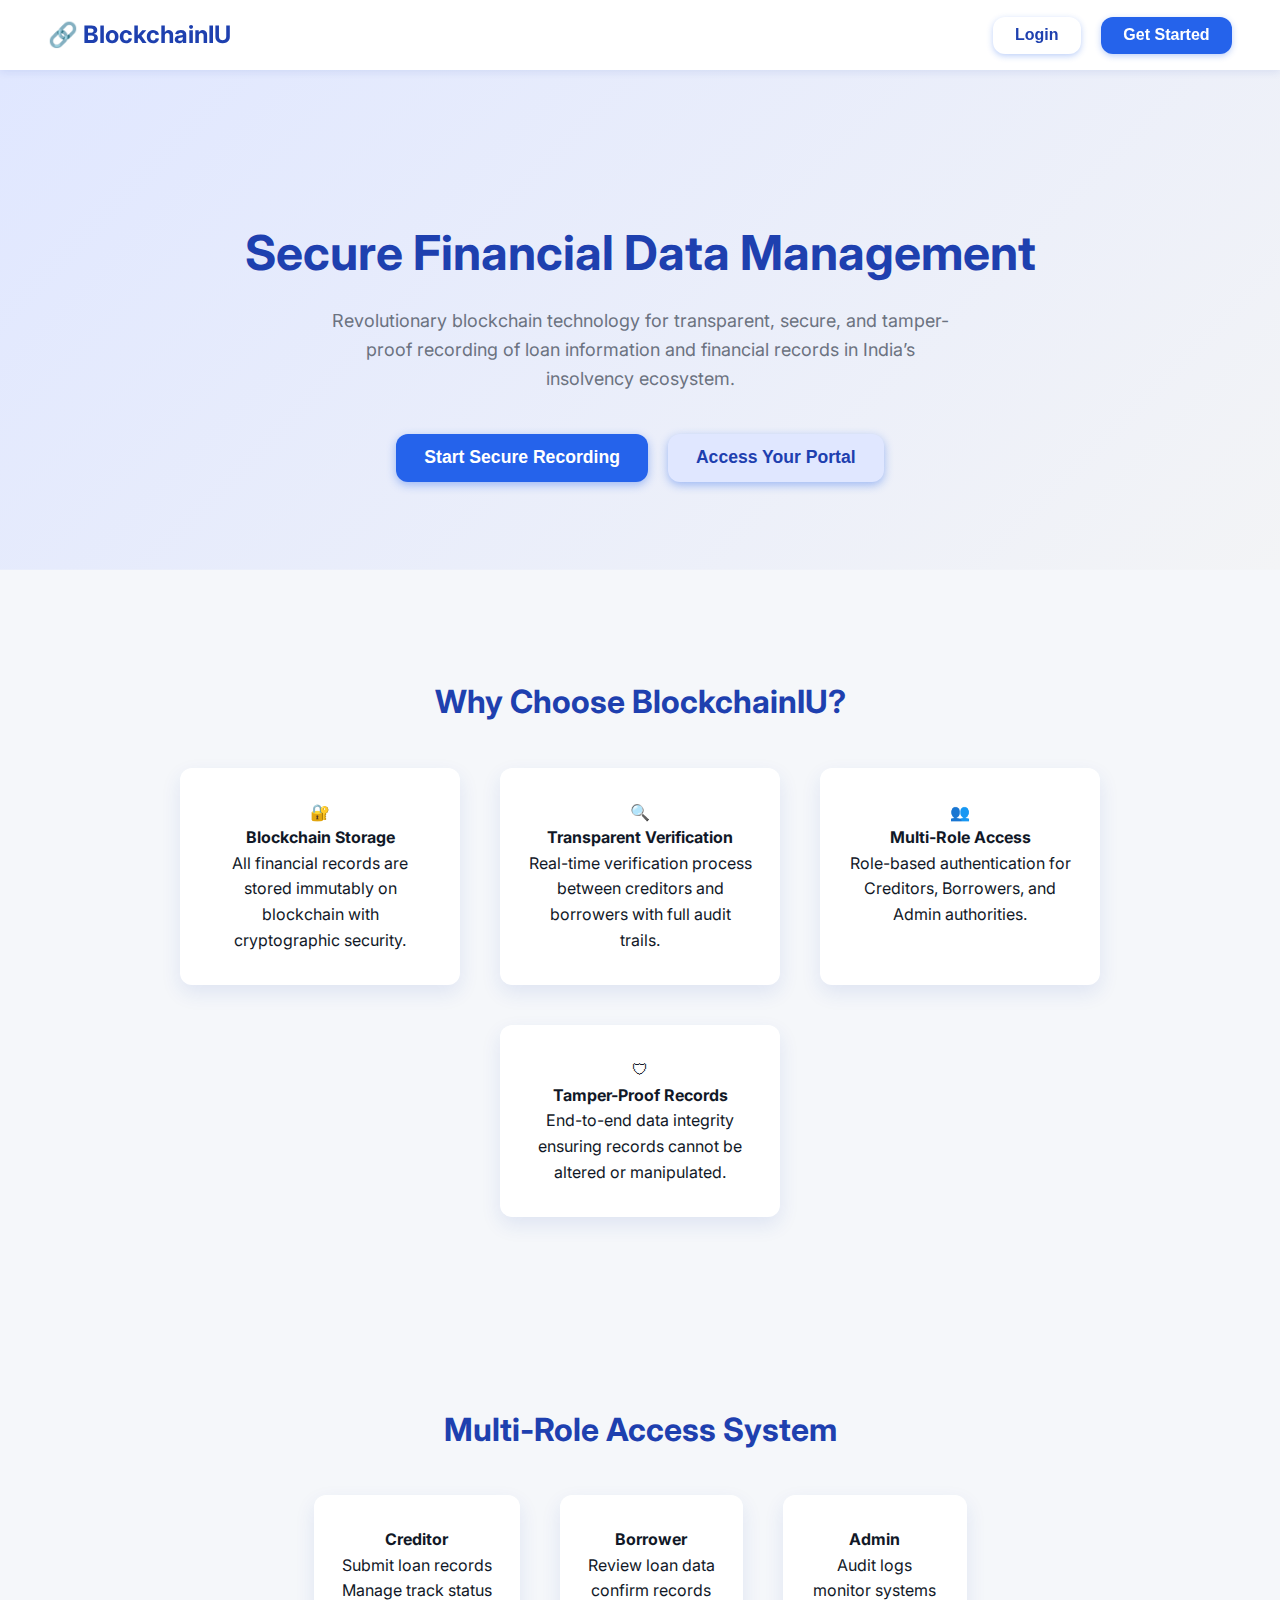
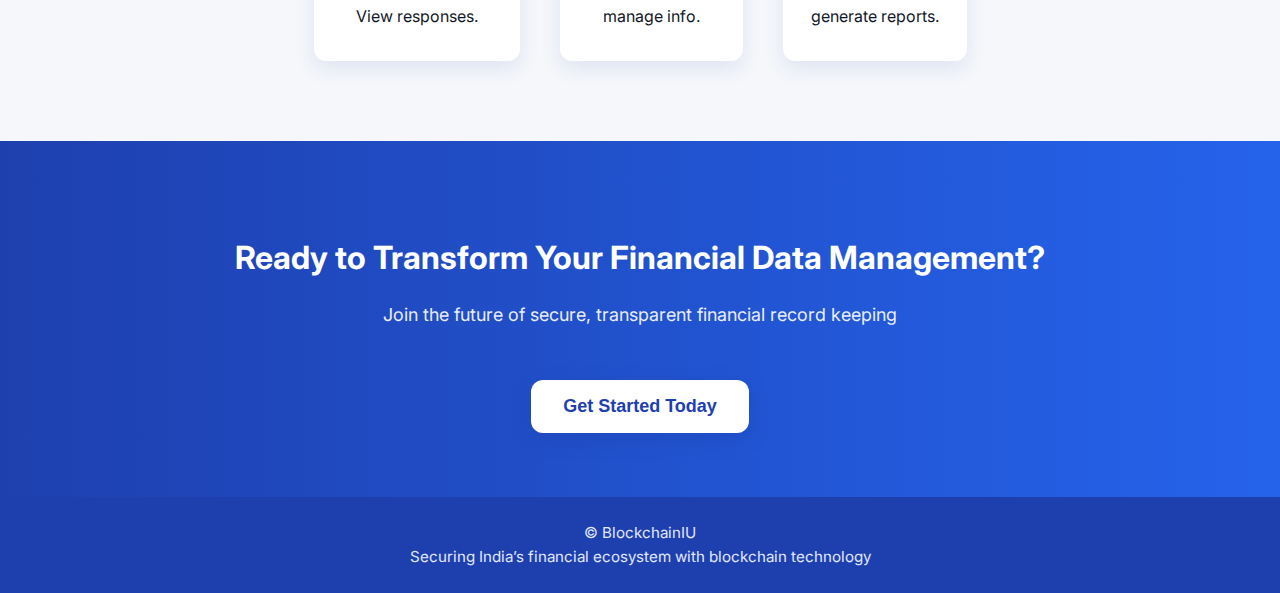
<file: creditor-dashboard.html>
<!DOCTYPE html>
<html lang="en">
<head>
  <meta charset="UTF-8" />
  <meta name="viewport" content="width=device-width, initial-scale=1.0"/>
  <title>Creditor Dashboard</title>
  <link rel="stylesheet" href="https://cdnjs.cloudflare.com/ajax/libs/font-awesome/6.0.0-beta3/css/all.min.css"/>
  <style>
body {
  margin: 0;
  font-family: 'Inter', sans-serif;
  background-color: #f5f7fa;
  color: #111827;
  line-height: 1.6;
  font-size: 16px;
}

header {
  background-color: #ffffff;
  box-shadow: 0 2px 8px rgba(30, 64, 175, 0.1);
  padding: 1rem 3rem;
  position: sticky;
  top: 0;
  z-index: 1000;
  display: flex;
  justify-content: space-between;
  align-items: center;
}

header h1 {
  font-weight: 700;
  font-size: 1.5rem;
  color: #1e40af;
  margin: 0;
}

header p {
  color: #6b7280;
  margin: 0;
  font-size: 1rem;
}

button#logoutBtn {
  padding: 0.5rem 1rem;
  border: none;
  border-radius: 12px;
  background-color: #2563eb;
  color: #fff;
  font-weight: 600;
  cursor: pointer;
  transition: background-color 0.3s ease;
}

button#logoutBtn:hover {
  background-color: #1e40af;
}

.dashboard {
  display: grid;
  grid-template-columns: repeat(auto-fit, minmax(250px, 1fr));
  gap: 2rem;
  padding: 2rem 3rem;
}

.card {
  background-color: #fff;
  border-radius: 12px;
  padding: 2rem 1.75rem;
  box-shadow: 0 8px 20px rgba(30, 64, 175, 0.1);
  font-size: 1rem;
  text-align: center;
  transition: transform 0.3s ease;
}

.card:hover {
  transform: translateY(-6px);
  box-shadow: 0 12px 30px rgba(30, 64, 175, 0.2);
}

.card h2 {
  margin: 0;
  margin-bottom: 0.75rem;
  color: #1e40af;
  font-weight: 700;
}

.card .value {
  font-size: 2.25rem;
  font-weight: 700;
  color: #2563eb;
}

.tabs {
  display: flex;
  justify-content: center;
  gap: 1rem;
  margin: 2rem 3rem 1rem;
}

.tabs button {
  padding: 0.75rem 1.5rem;
  border: none;
  background-color: #e0e7ff;
  border-radius: 12px;
  cursor: pointer;
  font-weight: 600;
  color: #1e40af;
  transition: background-color 0.3s ease, color 0.3s ease;
}

.tabs button:hover {
  background-color: #c7d2fe;
}

.tabs button.active {
  background-color: #2563eb;
  color: #fff;
  box-shadow: 0 6px 18px rgba(37, 99, 235, 0.5);
}

.section {
  display: none;
  padding: 2rem 3rem;
}

.section.active {
  display: block;
}

.panel {
  background-color: #fff;
  padding: 2rem;
  border-radius: 12px;
  box-shadow: 0 1px 4px rgba(0,0,0,0.1);
  margin-bottom: 2rem;
}

.loan-item {
  border: 1px solid #e5e7eb;
  border-radius: 12px;
  padding: 1rem 1.25rem;
  margin-bottom: 1rem;
  display: flex;
  justify-content: space-between;
  align-items: center;
}

.status {
  padding: 0.4rem 0.8rem;
  border-radius: 12px;
  font-size: 0.85rem;
  font-weight: 700;
  display: inline-block;
}

.status.pending {
  background-color: #fef3c7;
  color: #92400e;
}

.status.confirmed {
  background-color: #d1fae5;
  color: #065f46;
}

.status.rejected {
  background-color: #fee2e2;
  color: #991b1b;
}

.form-group {
  margin-bottom: 1.25rem;
}

input, select, textarea {
  width: 100%;
  padding: 0.75rem 1rem;
  border: 1px solid #cbd5e1;
  border-radius: 12px;
  font-size: 1rem;
  color: #111827;
  transition: border-color 0.3s ease;
}

input:focus, select:focus, textarea:focus {
  outline: none;
  border-color: #2563eb;
  box-shadow: 0 0 8px rgba(37, 99, 235, 0.5);
}

.form-buttons {
  display: flex;
  justify-content: flex-end;
  gap: 1rem;
  margin-top: 1.5rem;
}

.btn-draft {
  background-color: #e0e7ff;
  color: #1e40af;
  border: none;
  padding: 0.75rem 1.5rem;
  border-radius: 12px;
  font-weight: 600;
  cursor: pointer;
  transition: background-color 0.3s ease;
}

.btn-draft:hover {
  background-color: #c7d2fe;
}

.btn-submit {
  background-color: #2563eb;
  color: #fff;
  border: none;
  padding: 0.75rem 1.5rem;
  border-radius: 12px;
  font-weight: 600;
  cursor: pointer;
  transition: background-color 0.3s ease;
}

.btn-submit:hover {
  background-color: #1e40af;
}
  </style>
</head>
<body>
  <header>
    <h1>Creditor Dashboard</h1>
    <p>HDFC Bank Ltd - Manage loan records and track verification status</p>
    <button id="logoutBtn" style="position: absolute; top: 1rem; right: 1rem; padding: 0.5rem 1rem; border: none; border-radius: 8px; background: #2563eb; color: white; cursor: pointer;">Logout</button>
  </header>

  <div class="dashboard">
    <div class="card"><h2>Total Submissions</h2><div class="value">24</div></div>
    <div class="card"><h2>Pending Confirmation</h2><div class="value">5</div></div>
    <div class="card"><h2>Confirmed Records</h2><div class="value">18</div></div>
    <div class="card"><h2>Total Exposure</h2><div class="value">₹2.4K Cr</div></div>
  </div>

  <div class="tabs">
    <button class="active" onclick="switchTab('overview')">Overview</button>
    <button onclick="switchTab('smart')">Smart Contract</button>
    <button onclick="switchTab('records')">Submitted Records</button>
  </div>

  <!-- Overview Section -->
  <div id="overview" class="section active">
    <div class="panel">
      <h3>Recent Activity</h3>
      <div class="loan-item"><div>Reliance Capital Ltd<br/>₹500 Crore</div><div class="status pending">Pending</div></div>
      <div class="loan-item"><div>Jet Airways India Ltd<br/>₹250 Crore</div><div class="status confirmed">Confirmed</div></div>
      <div class="loan-item"><div>Videocon Industries Ltd<br/>₹800 Crore</div><div class="status rejected">Rejected</div></div>
    </div>
    <div class="panel">
      <h3>Pending Actions</h3>
      <div class="loan-item">Loan Expiring Soon<br/><small>Reliance Capital - Due in 3 days</small></div>
      <div class="loan-item">Monthly Report Ready<br/><small>December 2024 compliance report</small></div>
    </div>
  </div>

  <!-- Smart Contract Form Section -->
  <div id="smart" class="section">
    <div class="panel">
      <h3>+ Submit New Loan Record</h3>
      <p>Record new loan and financial data on the blockchain for borrower verification</p>
      <div class="form-group">
        <label>Borrower Name *</label>
        <input type="text" placeholder="e.g., Reliance Capital Ltd">
      </div>
      <div class="form-group">
        <label>Loan Amount *</label>
        <input type="text" placeholder="e.g., ₹500 Crore">
      </div>
      <div class="form-group">
        <label>Loan Start Date *</label>
        <input type="date">
      </div>
      <div class="form-group">
        <label>Maturity Date</label>
        <input type="date">
      </div>
      <div class="form-group">
        <label>Current Loan Status</label>
        <select>
          <option>Select loan status</option>
          <option>Active</option>
          <option>Defaulted</option>
        </select>
      </div>
      <div class="form-group">
        <label>Asset Records</label>
        <textarea placeholder="Describe assets, collateral, etc."></textarea>
      </div>
      <div class="form-group">
        <label>Balance Sheet Summary</label>
        <textarea placeholder="Total assets, liabilities, equity details..."></textarea>
      </div>
      <div class="form-group">
        <label>Existing Liabilities</label>
        <textarea placeholder="Other outstanding loans, obligations..."></textarea>
      </div>
      <div class="form-buttons">
        <button class="btn-draft">Save as Draft</button>
        <button class="btn-submit">Submit to Blockchain</button>
      </div>
    </div>
  </div>

  <!-- Submitted Records Section -->
  <div id="records" class="section">
    <div class="panel">
      <h3>Submitted Loan Records</h3>
      <p>Track status of all your submitted loan records</p>
      <div class="loan-item" data-status="pending">
        <div>
          <strong>Reliance Capital Ltd</strong><br/>
          Transaction ID: TXN001<br/>
          Amount <strong>₹500 Crore</strong><br/>
          Submitted <strong>2024-01-15</strong><br/>
          Expires <strong>2024-01-29</strong>
        </div>
        <div>
          <span class="status pending">Pending Confirmation</span><br/>
        </br>
          <button class="view-details-btn" style="background-color: #2563eb; color: white; border: none; padding: 0.4rem 0.9rem; border-radius: 12px; font-weight: 600; cursor: pointer; transition: background-color 0.3s ease;">View Details</button>
        </div>
      </div>
      <div class="loan-item" data-status="confirmed">
        <div>
          <strong>Jet Airways India Ltd</strong><br/>
          Transaction ID: TXN002<br/>
          Amount <strong>₹250 Crore</strong><br/>
          Submitted <strong>2024-01-10</strong><br/>
          Confirmed <strong>2024-01-12</strong>
        </div>
        <div>
          <span class="status confirmed">Confirmed</span><br/>
        </br>
          <button class="view-details-btn" style="background-color: #2563eb; color: white; border: none; padding: 0.4rem 0.9rem; border-radius: 12px; font-weight: 600; cursor: pointer; transition: background-color 0.3s ease;">View Details</button>
        </div>
      </div>
      <div class="loan-item" data-status="rejected">
        <div>
          <strong>Videocon Industries Ltd</strong><br/>
          Transaction ID: TXN003<br/>
          Amount <strong>₹800 Crore</strong><br/>
          Submitted <strong>2024-01-08</strong><br/>
          Rejected <strong>2024-01-11</strong>
        </div>
        <div>
          <span class="status rejected">Rejected</span><br/>
          </br>
          <button class="view-details-btn" style="background-color: #2563eb; color: white; border: none; padding: 0.4rem 0.9rem; border-radius: 12px; font-weight: 600; cursor: pointer; transition: background-color 0.3s ease;">View Details</button>
        </div>
      </div>
    </div>
  </div>

  <script>
    function switchTab(tabId) {
      document.querySelectorAll('.tabs button').forEach(btn => btn.classList.remove('active'));
      document.querySelectorAll('.section').forEach(sec => sec.classList.remove('active'));
      document.getElementById(tabId).classList.add('active');
      event.target.classList.add('active');
    }

    // Add event listeners to "View Details" buttons to mark record as confirmed
    document.addEventListener('DOMContentLoaded', () => {
      const buttons = document.querySelectorAll('.view-details-btn');
      buttons.forEach(button => {
        button.addEventListener('click', (event) => {
          const loanItem = event.target.closest('.loan-item');
          if (loanItem) {
            // Update status visually to confirmed
            loanItem.dataset.status = 'confirmed';
            const statusSpan = loanItem.querySelector('.status');
            statusSpan.textContent = 'Confirmed';
            statusSpan.className = 'status confirmed';
          }
        });
      });

      // Check login state and role
      const loggedInUser = JSON.parse(localStorage.getItem('loggedInUser'));
      if (!loggedInUser || loggedInUser.role !== 'Creditor') {
        alert('Unauthorized access. Please login as Creditor.');
        window.location.href = 'index.html';
      }

      // Logout button
      const logoutBtn = document.getElementById('logoutBtn');
      logoutBtn.addEventListener('click', () => {
        localStorage.removeItem('loggedInUser');
        window.location.href = 'index.html';
      });
    });

    // Handle submit to blockchain button click
    document.querySelector('.btn-submit').addEventListener('click', (event) => {
      event.preventDefault();

      // Collect form data
      const form = event.target.closest('.panel');
      const borrowerName = form.querySelector('input[placeholder^="e.g.,"]').value.trim();
      const loanAmount = form.querySelector('input[placeholder*="₹"]').value.trim();
      const loanStartDate = form.querySelector('input[type="date"]').value;
      const maturityDate = form.querySelectorAll('input[type="date"]')[1].value;
      const loanStatus = form.querySelector('select').value;
      const assetRecords = form.querySelector('textarea[placeholder*="assets"]').value.trim();
      const balanceSheet = form.querySelector('textarea[placeholder*="Total assets"]').value.trim();
      const existingLiabilities = form.querySelector('textarea[placeholder*="outstanding"]').value.trim();

      // Basic validation
      if (!borrowerName || !loanAmount || !loanStartDate || loanStatus === 'Select loan status') {
        alert('Please fill in all required fields.');
        return;
      }

      // Create new loan record element
      const newRecord = document.createElement('div');
      newRecord.className = 'loan-item';
      newRecord.setAttribute('data-status', 'pending');
      newRecord.innerHTML = `
        <div>
          <strong>${borrowerName}</strong><br/>
          Transaction ID: TXN${Date.now()}<br/>
          Amount <strong>${loanAmount}</strong><br/>
          Submitted <strong>${new Date().toISOString().split('T')[0]}</strong><br/>
          Maturity Date: <strong>${maturityDate || 'N/A'}</strong><br/>
          Status: <strong>${loanStatus}</strong><br/>
          Asset Records: ${assetRecords}<br/>
          Balance Sheet Summary: ${balanceSheet}<br/>
          Existing Liabilities: ${existingLiabilities}
        </div>
        <div>
          <span class="status pending">Pending Confirmation</span><br/>
          <button class="view-details-btn">View Details</button>
        </div>
      `;

      // Append to submitted records section
      const recordsSection = document.querySelector('#records .panel');
      recordsSection.appendChild(newRecord);

      // Save the new record to localStorage for borrower dashboard
      let submittedRecords = JSON.parse(localStorage.getItem('submittedRecords')) || [];
      submittedRecords.push({
        borrowerName,
        loanAmount,
        loanStartDate,
        maturityDate,
        loanStatus,
        assetRecords,
        balanceSheet,
        existingLiabilities,
        transactionId: `TXN${Date.now()}`,
        status: 'pending'
      });
      localStorage.setItem('submittedRecords', JSON.stringify(submittedRecords));

      // Clear form inputs
      form.querySelectorAll('input, select, textarea').forEach(input => {
        if (input.tagName.toLowerCase() === 'select') {
          input.selectedIndex = 0;
        } else {
          input.value = '';
        }
      });

      // Switch to Submitted Records tab
      document.querySelectorAll('.tabs button').forEach(btn => btn.classList.remove('active'));
      document.querySelectorAll('.section').forEach(sec => sec.classList.remove('active'));
      document.querySelector('.tabs button[onclick*="records"]').classList.add('active');
      document.getElementById('records').classList.add('active');
    });
  </script>
</body>
</html>
</file>
<file: sample-css.css>
/* Sample Classy and Professional CSS for BlockchainIU */

@import url('https://fonts.googleapis.com/css2?family=Inter:wght@400;600;700&display=swap');

:root {
  --primary-color: #1e40af; /* Dark Blue */
  --secondary-color: #2563eb; /* Blue */
  --background-color: #f5f7fa; /* Light Gray */
  --text-color: #111827; /* Dark Gray */
  --muted-text-color: #6b7280; /* Gray */
  --border-radius: 12px;
  --transition-speed: 0.3s;
}

* {
  box-sizing: border-box;
}

body {
  margin: 0;
  font-family: 'Inter', sans-serif;
  background-color: var(--background-color);
  color: var(--text-color);
  line-height: 1.6;
  font-size: 16px;
}

header {
  background-color: #ffffff;
  box-shadow: 0 2px 8px rgba(30, 64, 175, 0.1);
  display: flex;
  justify-content: space-between;
  align-items: center;
  padding: 1rem 3rem;
  position: sticky;
  top: 0;
  z-index: 1000;
}

.logo {
  font-weight: 700;
  font-size: 1.5rem;
  color: var(--primary-color);
  display: flex;
  align-items: center;
  gap: 0.5rem;
  user-select: none;
}

.nav-actions button {
  margin-left: 1rem;
  padding: 0.6rem 1.4rem;
  font-weight: 600;
  border: none;
  border-radius: var(--border-radius);
  font-size: 1rem;
  cursor: pointer;
  transition: background-color var(--transition-speed), color var(--transition-speed);
  box-shadow: 0 2px 6px rgba(37, 99, 235, 0.3);
}

.login-btn {
  background-color: transparent;
  color: var(--primary-color);
  border: 2px solid var(--primary-color);
}

.login-btn:hover {
  background-color: var(--primary-color);
  color: #fff;
}

.get-started-btn {
  background-color: var(--secondary-color);
  color: #fff;
  box-shadow: 0 4px 12px rgba(37, 99, 235, 0.5);
}

.get-started-btn:hover {
  background-color: #1e3a8a;
  box-shadow: 0 6px 16px rgba(30, 64, 175, 0.6);
}

.hero {
  text-align: center;
  padding: 7rem 2rem 5rem;
  background: linear-gradient(135deg, #e0e7ff 0%, #f3f4f6 100%);
  background-size: cover;
  background-position: center;
  user-select: none;
}

.hero h1 {
  font-size: 3rem;
  font-weight: 700;
  margin-bottom: 1rem;
  color: var(--primary-color);
}

.hero p {
  max-width: 640px;
  margin: 0 auto 2rem;
  font-size: 1.125rem;
  color: var(--muted-text-color);
}

.hero-buttons button {
  margin: 0.5rem;
  padding: 0.85rem 1.75rem;
  border: none;
  border-radius: var(--border-radius);
  font-weight: 700;
  font-size: 1.1rem;
  cursor: pointer;
  transition: background-color var(--transition-speed), color var(--transition-speed);
  box-shadow: 0 3px 10px rgba(37, 99, 235, 0.4);
}

.start-recording-btn {
  background-color: var(--secondary-color);
  color: #fff;
}

.start-recording-btn:hover {
  background-color: #1e40af;
  box-shadow: 0 5px 15px rgba(30, 64, 175, 0.6);
}

.portal-btn {
  background-color: #e0e7ff;
  color: var(--primary-color);
  font-weight: 600;
  box-shadow: 0 2px 8px rgba(30, 64, 175, 0.2);
}

.portal-btn:hover {
  background-color: #c7d2fe;
}

.section {
  padding: 5rem 2rem;
  text-align: center;
}

.section h2 {
  font-size: 2rem;
  font-weight: 700;
  margin-bottom: 2.5rem;
  color: var(--primary-color);
}

.features, .roles {
  display: flex;
  justify-content: center;
  flex-wrap: wrap;
  gap: 2.5rem;
}

.feature, .role {
  background-color: #fff;
  padding: 2rem 1.75rem;
  border-radius: var(--border-radius);
  box-shadow: 0 8px 20px rgba(30, 64, 175, 0.1);
  max-width: 280px;
  font-size: 1rem;
  color: var(--text-color);
  user-select: none;
  transition: transform var(--transition-speed);
}

.feature:hover, .role:hover {
  transform: translateY(-6px);
  box-shadow: 0 12px 30px rgba(30, 64, 175, 0.2);
}

.cta {
  background: linear-gradient(90deg, var(--primary-color), var(--secondary-color));
  color: #fff;
  padding: 4rem 2rem;
  text-align: center;
  user-select: none;
}

.cta h2 {
  font-size: 2rem;
  font-weight: 700;
  margin-bottom: 1rem;
}

.cta p {
  font-size: 1.125rem;
  opacity: 0.9;
}

.cta button {
  margin-top: 2rem;
  padding: 1rem 2rem;
  background-color: #fff;
  color: var(--primary-color);
  border: none;
  border-radius: var(--border-radius);
  font-weight: 700;
  font-size: 1.125rem;
  cursor: pointer;
  box-shadow: 0 6px 18px rgba(30, 64, 175, 0.4);
  transition: background-color var(--transition-speed), color var(--transition-speed);
}

.cta button:hover {
  background-color: #e0e7ff;
  color: var(--secondary-color);
}

footer {
  background-color: var(--primary-color);
  color: #e0e7ff;
  text-align: center;
  padding: 1.5rem;
  font-size: 0.95rem;
  user-select: none;
}

.modal-overlay {
  position: fixed;
  top: 0;
  left: 0;
  width: 100vw;
  height: 100vh;
  background: rgba(17, 24, 39, 0.75);
  display: none;
  align-items: center;
  justify-content: center;
  z-index: 2000;
}

.modal {
  background-color: #fff;
  padding: 2.5rem;
  border-radius: var(--border-radius);
  width: 100%;
  max-width: 480px;
  box-shadow: 0 20px 40px rgba(30, 64, 175, 0.3);
}

.modal h3 {
  margin-top: 0;
  font-size: 1.5rem;
  font-weight: 700;
  color: var(--primary-color);
}

.modal input,
.modal select,
.modal textarea {
  width: 100%;
  margin: 0.75rem 0 1.5rem;
  padding: 0.85rem;
  border: 1px solid #cbd5e1;
  border-radius: var(--border-radius);
  font-size: 1rem;
  color: var(--text-color);
  transition: border-color var(--transition-speed);
}

.modal input:focus,
.modal select:focus,
.modal textarea:focus {
  outline: none;
  border-color: var(--secondary-color);
  box-shadow: 0 0 8px rgba(37, 99, 235, 0.5);
}

.modal-buttons {
  display: flex;
  justify-content: space-between;
}

.modal-buttons button {
  padding: 0.75rem 1.25rem;
  font-weight: 700;
  border: none;
  border-radius: var(--border-radius);
  cursor: pointer;
  font-size: 1rem;
  transition: background-color var(--transition-speed), color var(--transition-speed);
}

.cancel-btn {
  background-color: #e5e7eb;
  color: var(--text-color);
}

.cancel-btn:hover {
  background-color: #d1d5db;
}

.login-confirm {
  background-color: var(--secondary-color);
  color: #fff;
  box-shadow: 0 6px 18px rgba(37, 99, 235, 0.5);
}

.login-confirm:hover {
  background-color: #1e40af;
}
</file>
